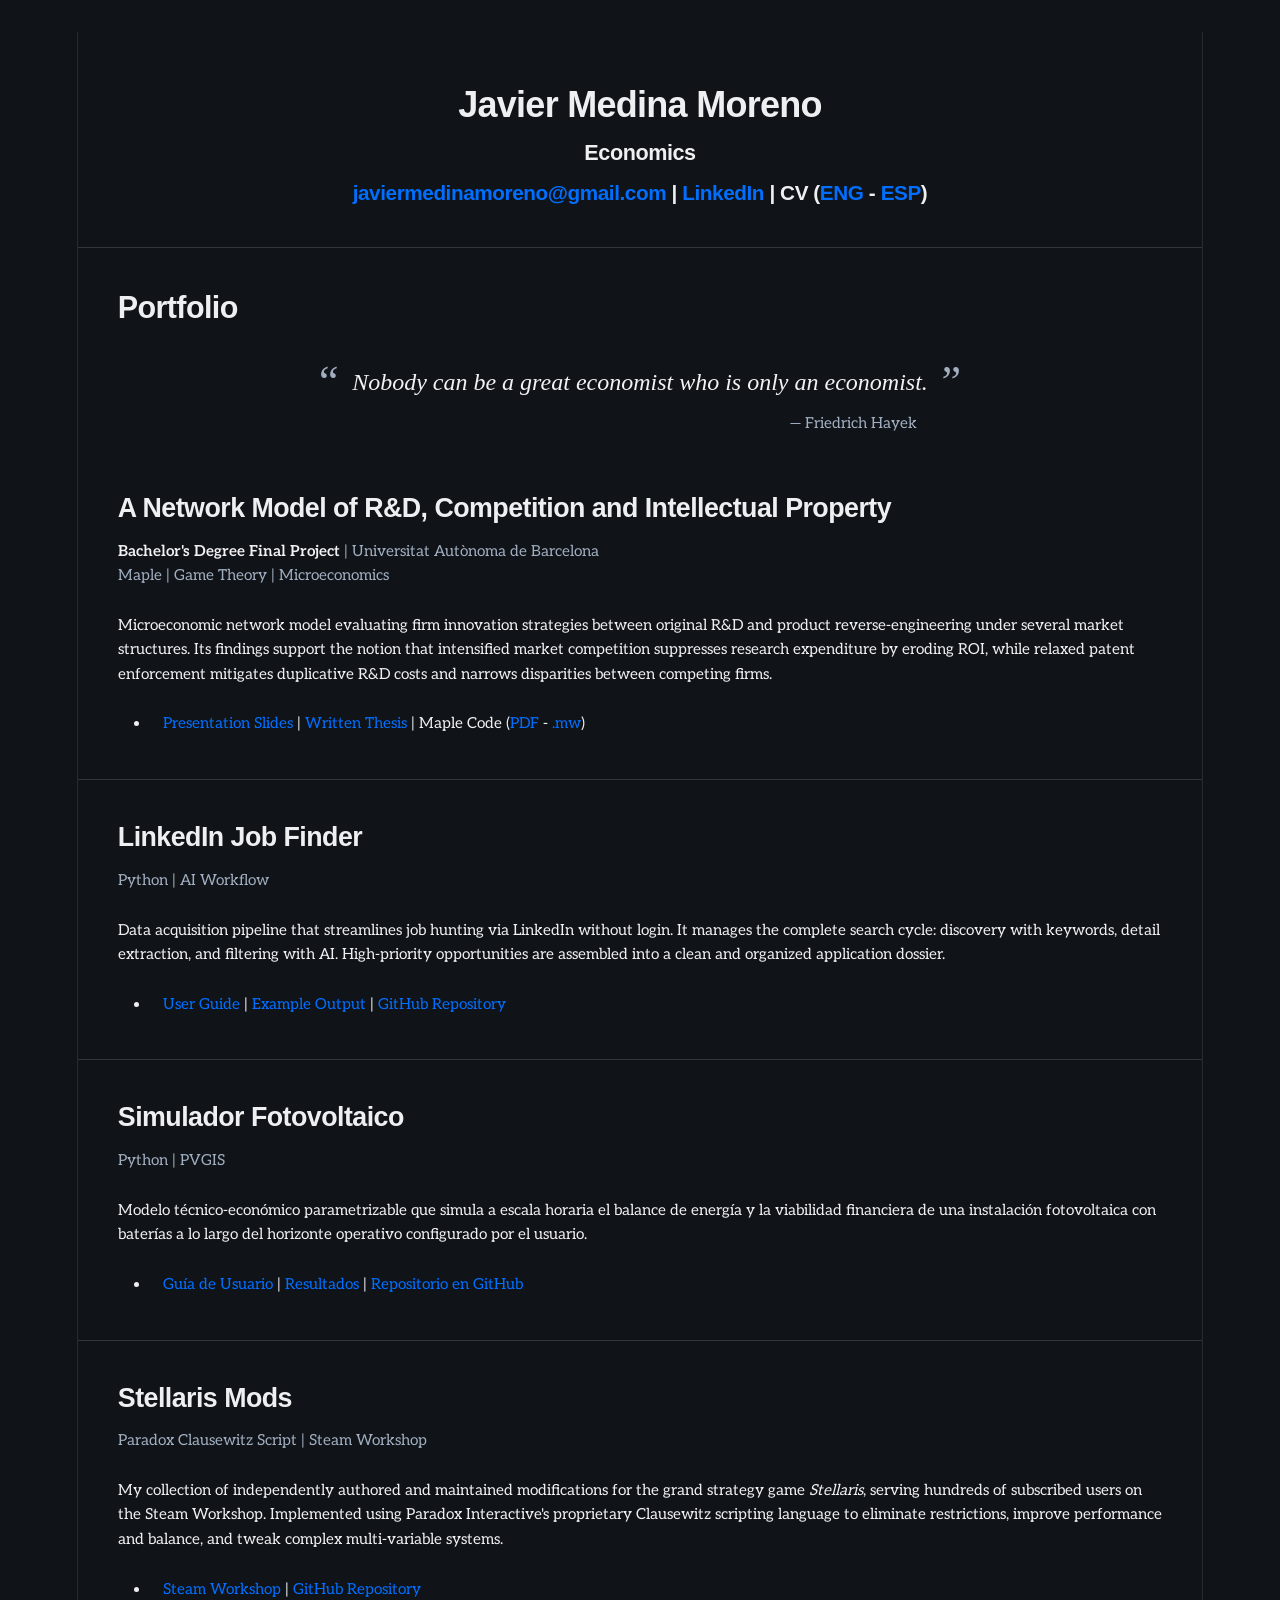
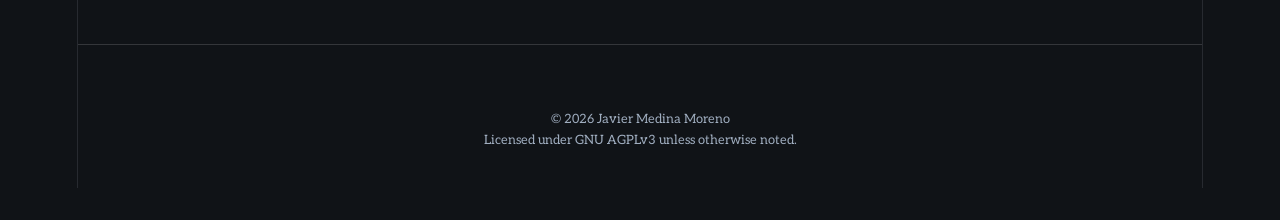
<file: index.html>
<!DOCTYPE html><html lang="en-gb"><head><meta charset="utf-8"><meta http-equiv="X-UA-Compatible" content="IE=edge"><meta name="viewport" content="width=device-width,initial-scale=1"><title>Javier Medina Moreno - Portfolio</title><meta name="description" content="Economics javiermedinamoreno@gmail.com | LinkedIn | CV (ENG - ESP) Portfolio “ Nobody can be a great economist who is only an economist. ” — Friedrich Hayek A Network Model of R&amp;amp;D, Competition and Intellectual Property Bachelor&#x27;s Degree Final Project | Universitat Autònoma de Barcelona Maple | Game Theory | Microeconomics Microeconomic network model evaluating firm innovation strategies between original R&amp;amp;D and product reverse-engineering under several market structures. Its findings support the notion that intensified market competition suppresses research expenditure by eroding ROI, while relaxed patent enforcement mitigates duplicative R&amp;amp;D costs and narrows disparities between competing firms. Python | AI Workflow Data acquisition pipeline that streamlines job hunting via LinkedIn without login. It manages the complete search cycle: discovery with keywords, detail extraction, and filtering with AI. High-priority opportunities are assembled into a clean and organized application dossier. Python | PVGIS Modelo técnico-económico parametrizable que simula a escala horaria el balance de energía y la viabilidad financiera de una instalación fotovoltaica con baterías a lo largo del horizonte operativo configurado por el usuario. Paradox Clausewitz Script | Steam Workshop My collection of independently authored and maintained modifications for the grand strategy game Stellaris, serving hundreds of subscribed users on the Steam Workshop. Implemented using Paradox Interactive&#x27;s proprietary Clausewitz scripting language to eliminate restrictions, improve performance and balance, and tweak complex multi-variable systems. Steam Workshop | GitHub Repository f © 2026 Javier Medina Moreno Licensed under GNU AGPLv3 unless otherwise noted."><meta name="generator" content="Publii Open-Source CMS for Static Site"><link rel="canonical" href="https://JavierMedinaMoreno.github.io/"><link rel="alternate" type="application/atom+xml" href="https://JavierMedinaMoreno.github.io/feed.xml" title="Portfolio - RSS"><link rel="alternate" type="application/json" href="https://JavierMedinaMoreno.github.io/feed.json" title="Portfolio - JSON"><meta property="og:title" content="Javier Medina Moreno"><meta property="og:site_name" content="Portfolio"><meta property="og:description" content="Economics javiermedinamoreno@gmail.com | LinkedIn | CV (ENG - ESP) Portfolio “ Nobody can be a great economist who is only an economist. ” — Friedrich Hayek A Network Model of R&amp;amp;D, Competition and Intellectual Property Bachelor&#x27;s Degree Final Project | Universitat Autònoma de Barcelona Maple | Game Theory | Microeconomics Microeconomic network model evaluating firm innovation strategies between original R&amp;amp;D and product reverse-engineering under several market structures. Its findings support the notion that intensified market competition suppresses research expenditure by eroding ROI, while relaxed patent enforcement mitigates duplicative R&amp;amp;D costs and narrows disparities between competing firms. Python | AI Workflow Data acquisition pipeline that streamlines job hunting via LinkedIn without login. It manages the complete search cycle: discovery with keywords, detail extraction, and filtering with AI. High-priority opportunities are assembled into a clean and organized application dossier. Python | PVGIS Modelo técnico-económico parametrizable que simula a escala horaria el balance de energía y la viabilidad financiera de una instalación fotovoltaica con baterías a lo largo del horizonte operativo configurado por el usuario. Paradox Clausewitz Script | Steam Workshop My collection of independently authored and maintained modifications for the grand strategy game Stellaris, serving hundreds of subscribed users on the Steam Workshop. Implemented using Paradox Interactive&#x27;s proprietary Clausewitz scripting language to eliminate restrictions, improve performance and balance, and tweak complex multi-variable systems. Steam Workshop | GitHub Repository f © 2026 Javier Medina Moreno Licensed under GNU AGPLv3 unless otherwise noted."><meta property="og:url" content="https://JavierMedinaMoreno.github.io/"><meta property="og:type" content="article"><link rel="shortcut icon" href="https://JavierMedinaMoreno.github.io/media/website/JM2.png" type="image/png"><link rel="stylesheet" href="https://JavierMedinaMoreno.github.io/assets/css/style.css?v&#x3D;99d29391edf3e219f5b8910351033813"><script type="application/ld+json">{"@context":"http://schema.org","@type":"Article","mainEntityOfPage":{"@type":"WebPage","@id":"https://JavierMedinaMoreno.github.io/"},"headline":"Javier Medina Moreno","datePublished":"2026-09-25T17:32+02:00","dateModified":"2026-10-14T16:59+02:00","description":"Economics javiermedinamoreno@gmail.com | LinkedIn | CV (ENG - ESP) Portfolio “ Nobody can be a great economist who is only an economist. ” — Friedrich Hayek A Network Model of R&amp;D, Competition and Intellectual Property Bachelor's Degree Final Project | Universitat Autònoma de Barcelona Maple | Game Theory | Microeconomics Microeconomic network model evaluating firm innovation strategies between original R&amp;D and product reverse-engineering under several market structures. Its findings support the notion that intensified market competition suppresses research expenditure by eroding ROI, while relaxed patent enforcement mitigates duplicative R&amp;D costs and narrows disparities between competing firms. Python | AI Workflow Data acquisition pipeline that streamlines job hunting via LinkedIn without login. It manages the complete search cycle: discovery with keywords, detail extraction, and filtering with AI. High-priority opportunities are assembled into a clean and organized application dossier. Python | PVGIS Modelo técnico-económico parametrizable que simula a escala horaria el balance de energía y la viabilidad financiera de una instalación fotovoltaica con baterías a lo largo del horizonte operativo configurado por el usuario. Paradox Clausewitz Script | Steam Workshop My collection of independently authored and maintained modifications for the grand strategy game Stellaris, serving hundreds of subscribed users on the Steam Workshop. Implemented using Paradox Interactive's proprietary Clausewitz scripting language to eliminate restrictions, improve performance and balance, and tweak complex multi-variable systems. Steam Workshop | GitHub Repository f © 2026 Javier Medina Moreno Licensed under GNU AGPLv3 unless otherwise noted.","author":{"@type":"Person","name":"Javier Medina Moreno","url":"https://JavierMedinaMoreno.github.io/authors/javier-medina-moreno/"},"publisher":{"@type":"Organization","name":"Javier Medina Moreno"}}</script><noscript><style>img[loading] {
                    opacity: 1;
                }</style></noscript></head><body class="page-template"><div class="container container--nosidebar"><div class="left-bar"><div class="left-bar__inner"><header class="header"><a class="logo" href="https://JavierMedinaMoreno.github.io/">Portfolio </a><a class="logo logo--atbottom" href="https://JavierMedinaMoreno.github.io/">Portfolio</a></header></div></div><main class="main page"><article class="content"><div class="main__inner"><header class="content__header"><h1 class="content__title">Javier Medina Moreno</h1></header><div class="content__entry"><div class="align-center"><h2 style="font-size: 1.35rem; margin-top: -1rem; margin-bottom: 0.5rem;"><strong>Economics</strong></h2><h5><a href="mailto:javiermedinamoreno@gmail.com" target="_blank" rel="noopener noreferrer">javiermedinamoreno@gmail.com</a> | <a href="https://www.linkedin.com/in/javier-medina-moreno" target="_blank" rel="noopener noreferrer">LinkedIn</a> | CV (<a href="https://github.com/JavierMedinaMoreno/Documents/raw/main/CV/CV%20-%20Javier%20Medina%20Moreno%20-%20ENG.pdf" target="_blank" rel="noopener noreferrer">ENG</a> - <a href="https://github.com/JavierMedinaMoreno/Documents/raw/main/CV/CV%20-%20Javier%20Medina%20Moreno%20-%20ESP.pdf" target="_blank" rel="noopener noreferrer">ESP</a>)</h5></div><div style="border-top: 1px solid rgba(255, 255, 255, 0.15); margin: 2.5rem -2.5rem; height: 0; line-height: 0; font-size: 0;"> </div><h2>Portfolio</h2><div style="margin: 2rem auto 3.5rem auto; width: fit-content; max-width: 100%;"><div style="display: flex; align-items: center; justify-content: center; gap: 0.85rem;"><span style="font-family: Georgia, serif; font-size: 2.75rem; line-height: 1; color: #a0aec0; user-select: none;">“</span> <span style="font-family: 'Palatino Linotype', 'Book Antiqua', Palatino, Georgia, serif; font-style: italic; font-size: 1.5rem; color: #f2f2f5; line-height: 1.5;">Nobody can be a great economist who is only an economist.</span> <span style="font-family: Georgia, serif; font-size: 2.75rem; line-height: 1; color: #a0aec0; user-select: none;">”</span></div><div style="text-align: right; margin-top: 0.45rem; padding-right: 2.75rem; font-size: 0.95rem; color: #a0aec0;">— Friedrich Hayek</div></div><h3>A Network Model of R&amp;D, Competition and Intellectual Property</h3><p style="margin-bottom: 0.5rem; color: #a0aec0;"><span style="color: #f2f2f5;"><strong>Bachelor's Degree Final Project</strong></span><span style="color: #a0aec0;"> | Universitat Autònoma de Barcelona<br>Maple | Game Theory | Microeconomics</span></p><p>Microeconomic network model evaluating firm innovation strategies between original R&amp;D and product reverse-engineering under several market structures. Its findings support the notion that intensified market competition suppresses research expenditure by eroding ROI, while relaxed patent enforcement mitigates duplicative R&amp;D costs and narrows disparities between competing firms.</p><ul><li><a href="https://github.com/JavierMedinaMoreno/Documents/raw/main/TFG/Final%20Project%20-%20Presentation%20-%20JMM.pdf" target="_blank" rel="noopener noreferrer">Presentation Slides</a> | <a href="https://github.com/JavierMedinaMoreno/Documents/raw/main/TFG/Final%20Project%20-%20JMM.pdf" target="_blank" rel="noopener noreferrer">Written Thesis</a> | Maple Code (<a href="https://github.com/JavierMedinaMoreno/Documents/raw/main/TFG/Appendix%20C%20-%20Advanced%20Model.pdf" target="_blank" rel="noopener noreferrer">PDF</a> - <a href="https://github.com/JavierMedinaMoreno/Documents/blob/main/TFG/N&amp;E%20Model.mw" target="_blank" rel="noopener noreferrer">.mw</a>)</li></ul><div style="border-top: 1px solid rgba(255, 255, 255, 0.15); margin: 2.5rem -2.5rem; height: 0; line-height: 0; font-size: 0;"> </div><h3 style="margin-top: 2rem;">LinkedIn Job Finder</h3><p style="margin-bottom: 0.5rem; color: #a0aec0;">Python | AI Workflow</p><p>Data acquisition pipeline that streamlines job hunting via LinkedIn without login. It manages the complete search cycle: discovery with keywords, detail extraction, and filtering with AI. High-priority opportunities are assembled into a clean and organized application dossier.</p><ul><li><a href="https://github.com/JavierMedinaMoreno/LinkedIn-Job-Finder/raw/main/User%20Guide%20-%20LinkedIn%20Job%20Finder.pdf" target="_blank" rel="noopener noreferrer">User Guide</a> | <a href="https://github.com/JavierMedinaMoreno/LinkedIn-Job-Finder/blob/main/Example_Output.txt" target="_blank" rel="noopener noreferrer">Example Output</a> | <a href="https://github.com/JavierMedinaMoreno/LinkedIn-Job-Finder" target="_blank" rel="noopener">GitHub Repository</a></li></ul><div style="border-top: 1px solid rgba(255, 255, 255, 0.15); margin: 2.5rem -2.5rem; height: 0; line-height: 0; font-size: 0;"> </div><h3>Simulador Fotovoltaico</h3><p style="margin-bottom: 0.5rem; color: #a0aec0;">Python | PVGIS</p><p>Modelo técnico-económico parametrizable que simula a escala horaria el balance de energía y la viabilidad financiera de una instalación fotovoltaica con baterías a lo largo del horizonte operativo configurado por el usuario.</p><ul><li><a href="https://github.com/JavierMedinaMoreno/Simulador-Fotovoltaico/raw/main/Gu%C3%ADa%20de%20Usuario%20-%20Simulador%20Fotovoltaico.pdf" target="_blank" rel="noopener noreferrer">Guía de Usuario</a> | <a href="https://github.com/JavierMedinaMoreno/Simulador-Fotovoltaico/tree/main/Resultados" target="_blank" rel="noopener noreferrer">Resultados </a>| <a href="https://github.com/JavierMedinaMoreno/Simulador-Fotovoltaico" target="_blank" rel="noopener">Repositorio en GitHub</a></li></ul><div style="border-top: 1px solid rgba(255, 255, 255, 0.15); margin: 2.5rem -2.5rem; height: 0; line-height: 0; font-size: 0;">f</div><h3>Stellaris Mods</h3><p style="margin-bottom: 0.5rem; color: #a0aec0;">Paradox Clausewitz Script | Steam Workshop</p><p>My collection of independently authored and maintained modifications for the grand strategy game <i data-path-to-node="4,0" data-index-in-node="97">Stellaris</i>, serving hundreds of subscribed users on the Steam Workshop. Implemented using Paradox Interactive's proprietary Clausewitz scripting language to eliminate restrictions, improve performance and balance, and tweak complex multi-variable systems.</p><ul><li><a href="https://steamcommunity.com/profiles/76561198065748205/myworkshopfiles?appid=281990" target="_blank" rel="noopener noreferrer">Steam Workshop</a> | <a href="https://github.com/JavierMedinaMoreno/Stellaris-Mods" target="_blank" rel="noopener">GitHub Repository</a></li></ul><div style="border-top: 1px solid rgba(255, 255, 255, 0.15); margin: 2.5rem -2.5rem; height: 0; line-height: 0; font-size: 0;">f</div><div style="margin-top: 4rem; text-align: center; font-size: 0.8rem; color: #a0aec0;">© 2026 Javier Medina Moreno</div><div style="text-align: center; font-size: 0.8rem; color: #a0aec0;">Licensed under GNU AGPLv3 unless otherwise noted.</div></div></div></article></main></div><script defer="defer" src="https://JavierMedinaMoreno.github.io/assets/js/scripts.min.js?v&#x3D;b2d91bcadbf5db401b76eb5bb3092eb7"></script><script>var images = document.querySelectorAll('img[loading]');
        for (var i = 0; i < images.length; i++) {
            if (images[i].complete) {
                images[i].classList.add('is-loaded');
            } else {
                images[i].addEventListener('load', function () {
                    this.classList.add('is-loaded');
                }, false);
            }
        }</script><script data-goatcounter="https://javiervs.goatcounter.com/count" async src="//gc.zgo.at/count.js"></script></body></html>
</file>
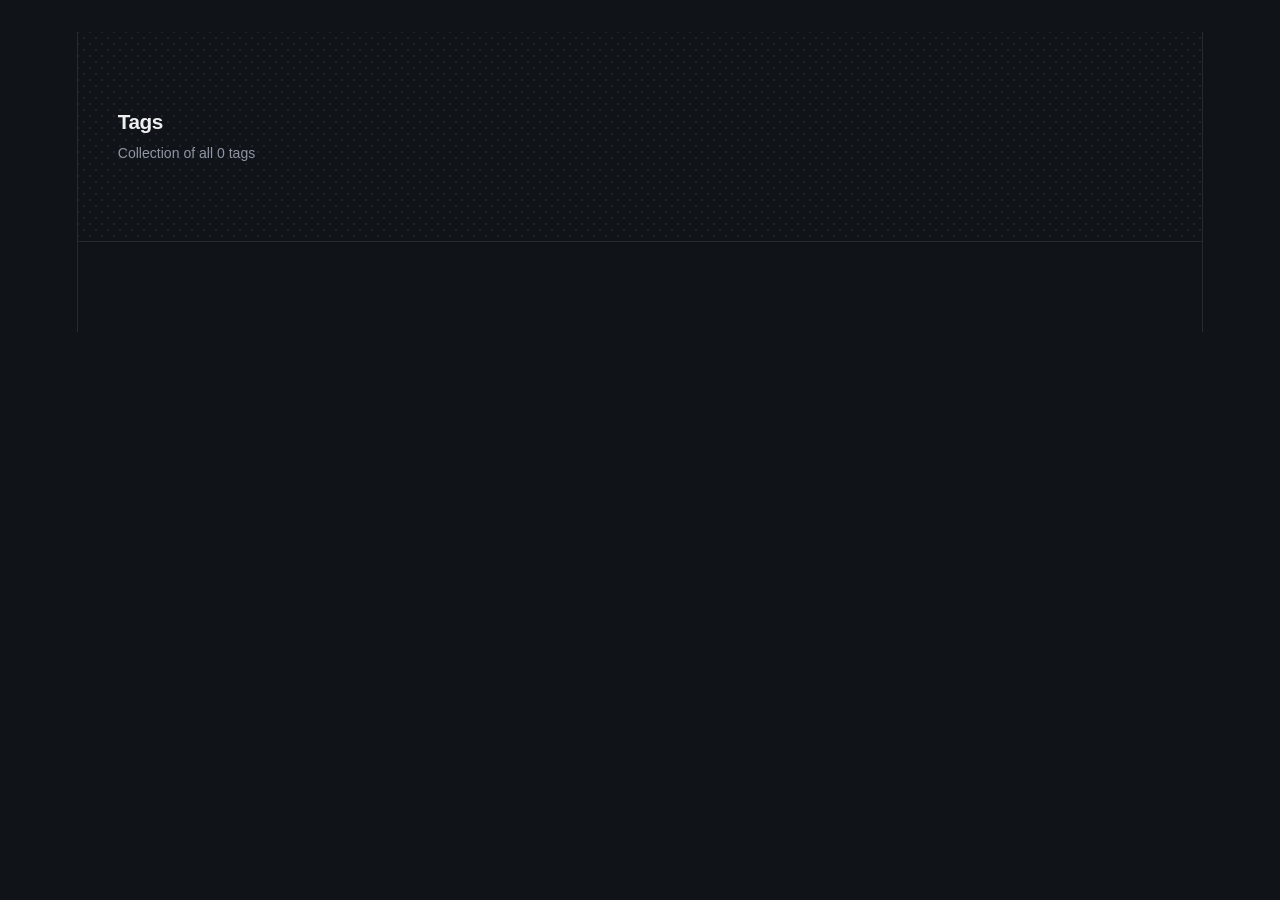
<file: tags/index.html>
<!DOCTYPE html><html lang="en-gb"><head><meta charset="utf-8"><meta http-equiv="X-UA-Compatible" content="IE=edge"><meta name="viewport" content="width=device-width,initial-scale=1"><title>All tags - Portfolio</title><meta name="robots" content="noindex, follow"><meta name="generator" content="Publii Open-Source CMS for Static Site"><link rel="alternate" type="application/atom+xml" href="https://JavierMedinaMoreno.github.io/feed.xml" title="Portfolio - RSS"><link rel="alternate" type="application/json" href="https://JavierMedinaMoreno.github.io/feed.json" title="Portfolio - JSON"><meta property="og:title" content="Portfolio"><meta property="og:site_name" content="Portfolio"><meta property="og:description" content=""><meta property="og:url" content="https://JavierMedinaMoreno.github.io/tags/"><meta property="og:type" content="website"><link rel="shortcut icon" href="https://JavierMedinaMoreno.github.io/media/website/JM2.png" type="image/png"><link rel="stylesheet" href="https://JavierMedinaMoreno.github.io/assets/css/style.css?v&#x3D;99d29391edf3e219f5b8910351033813"><script type="application/ld+json">{"@context":"http://schema.org","@type":"Organization","name":"Portfolio","url":"https://JavierMedinaMoreno.github.io/"}</script><noscript><style>img[loading] {
                    opacity: 1;
                }</style></noscript></head><body class="tags-template"><div class="container container--nosidebar"><div class="left-bar"><div class="left-bar__inner"><header class="header"><a class="logo" href="https://JavierMedinaMoreno.github.io/">Portfolio </a><a class="logo logo--atbottom" href="https://JavierMedinaMoreno.github.io/">Portfolio</a></header></div></div><main class="main page page--tags"><div class="hero"><div class="main__inner"><h1>Tags</h1><p>Collection of all 0 tags</p></div></div><div class="main__inner"><ul class="tags-list"></ul></div></main></div><script defer="defer" src="https://JavierMedinaMoreno.github.io/assets/js/scripts.min.js?v&#x3D;b2d91bcadbf5db401b76eb5bb3092eb7"></script><script>var images = document.querySelectorAll('img[loading]');
        for (var i = 0; i < images.length; i++) {
            if (images[i].complete) {
                images[i].classList.add('is-loaded');
            } else {
                images[i].addEventListener('load', function () {
                    this.classList.add('is-loaded');
                }, false);
            }
        }</script><script data-goatcounter="https://javiervs.goatcounter.com/count" async src="//gc.zgo.at/count.js"></script></body></html>
</file>
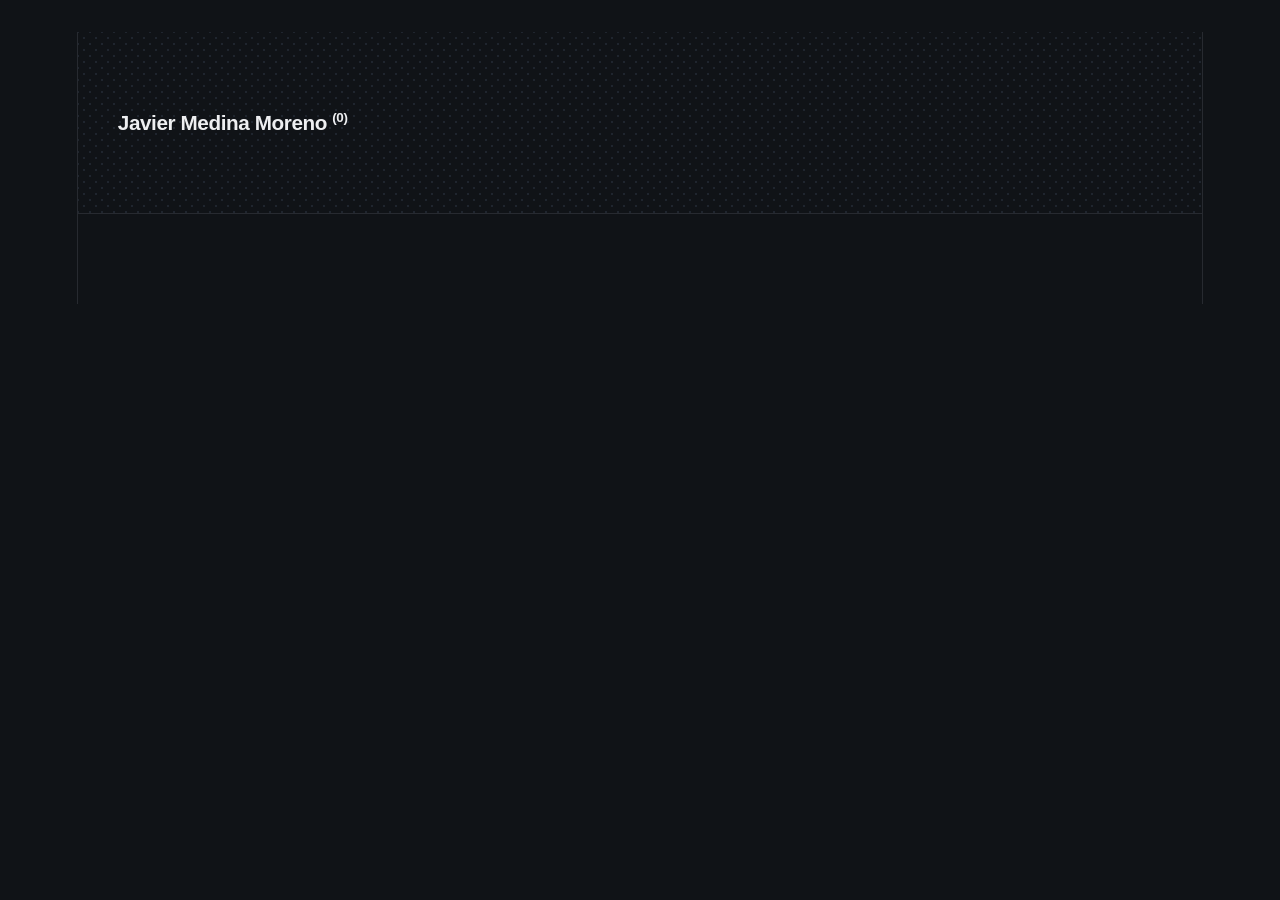
<file: authors/javier-medina-moreno/index.html>
<!DOCTYPE html><html lang="en-gb"><head><meta charset="utf-8"><meta http-equiv="X-UA-Compatible" content="IE=edge"><meta name="viewport" content="width=device-width,initial-scale=1"><title>Author: Javier Medina Moreno - Portfolio</title><meta name="robots" content="noindex, follow"><meta name="generator" content="Publii Open-Source CMS for Static Site"><link rel="alternate" type="application/atom+xml" href="https://JavierMedinaMoreno.github.io/feed.xml" title="Portfolio - RSS"><link rel="alternate" type="application/json" href="https://JavierMedinaMoreno.github.io/feed.json" title="Portfolio - JSON"><meta property="og:title" content="Javier Medina Moreno"><meta property="og:site_name" content="Portfolio"><meta property="og:description" content=""><meta property="og:url" content="https://JavierMedinaMoreno.github.io/authors/javier-medina-moreno/"><meta property="og:type" content="website"><link rel="shortcut icon" href="https://JavierMedinaMoreno.github.io/media/website/JM2.png" type="image/png"><link rel="stylesheet" href="https://JavierMedinaMoreno.github.io/assets/css/style.css?v&#x3D;99d29391edf3e219f5b8910351033813"><script type="application/ld+json">{"@context":"http://schema.org","@type":"Organization","name":"Portfolio","url":"https://JavierMedinaMoreno.github.io/"}</script><noscript><style>img[loading] {
                    opacity: 1;
                }</style></noscript></head><body class="author-template"><div class="container container--nosidebar"><div class="left-bar"><div class="left-bar__inner"><header class="header"><a class="logo" href="https://JavierMedinaMoreno.github.io/">Portfolio </a><a class="logo logo--atbottom" href="https://JavierMedinaMoreno.github.io/">Portfolio</a></header></div></div><main class="main page page--author"><div class="hero"><div class="main__inner"><div class="page--author__content"><h1>Javier Medina Moreno <sup>(0)</sup></h1></div></div></div><div class="main__inner"></div></main></div><script defer="defer" src="https://JavierMedinaMoreno.github.io/assets/js/scripts.min.js?v&#x3D;b2d91bcadbf5db401b76eb5bb3092eb7"></script><script>var images = document.querySelectorAll('img[loading]');
        for (var i = 0; i < images.length; i++) {
            if (images[i].complete) {
                images[i].classList.add('is-loaded');
            } else {
                images[i].addEventListener('load', function () {
                    this.classList.add('is-loaded');
                }, false);
            }
        }</script><script data-goatcounter="https://javiervs.goatcounter.com/count" async src="//gc.zgo.at/count.js"></script></body></html>
</file>
